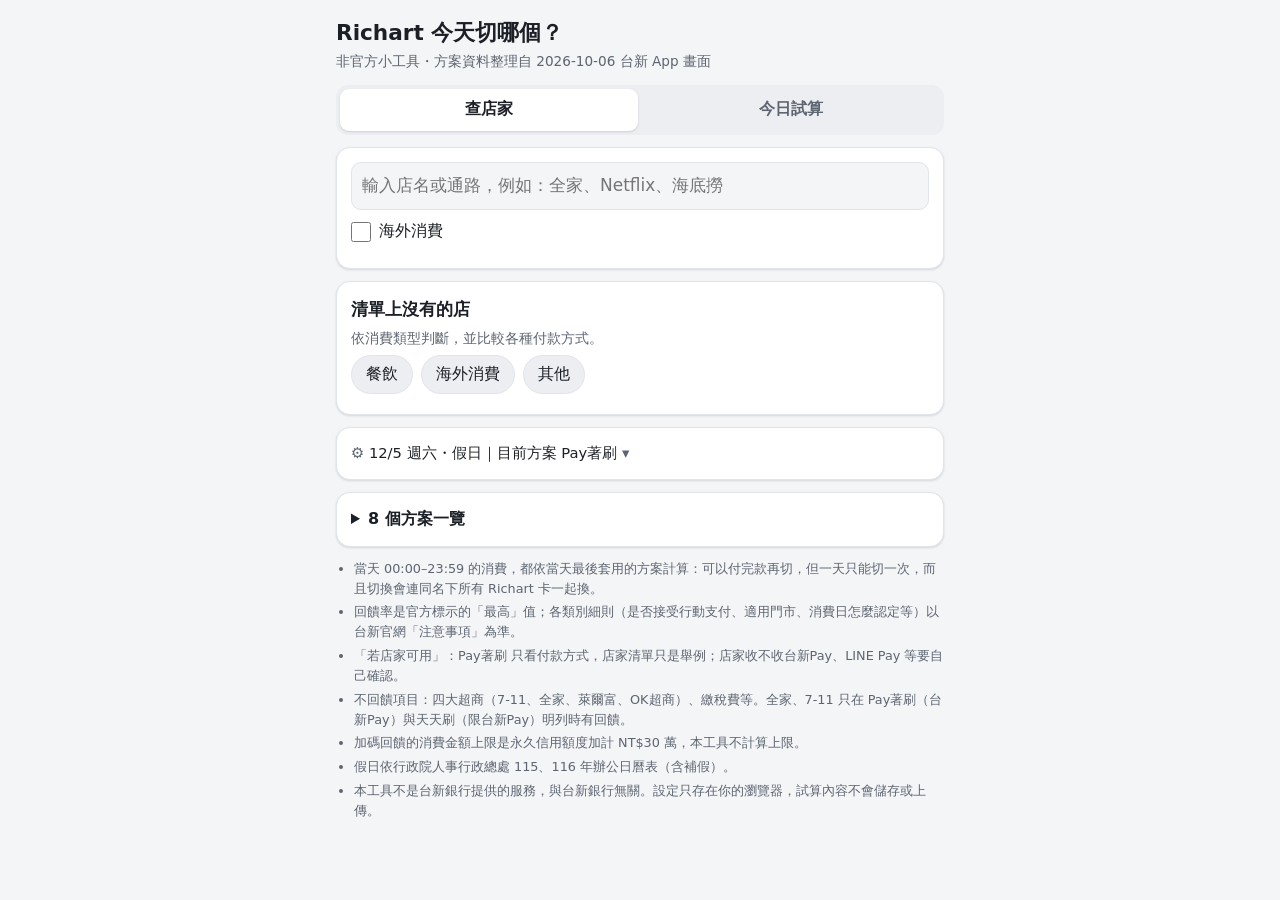
<file: index.html>
<!doctype html>
<html lang="zh-Hant-TW">
<head>
  <meta charset="utf-8">
  <meta name="viewport" content="width=device-width, initial-scale=1, viewport-fit=cover">
  <title>Richart 今天切哪個</title>
  <meta name="description" content="台新 Richart 卡 8 個回饋方案：輸入店家，查用什麼付款、切哪個方案最划算（非官方小工具）">
  <meta name="color-scheme" content="light dark">
  <meta name="theme-color" content="#f4f5f7" media="(prefers-color-scheme: light)">
  <meta name="theme-color" content="#131518" media="(prefers-color-scheme: dark)">
  <link rel="icon" href="data:image/svg+xml,%3Csvg xmlns='http://www.w3.org/2000/svg' viewBox='0 0 64 64'%3E%3Crect x='4' y='12' width='56' height='40' rx='7' fill='%232f5bd3'/%3E%3Crect x='4' y='21' width='56' height='8' fill='%23ffffff' opacity='.85'/%3E%3Crect x='11' y='38' width='18' height='6' rx='2' fill='%23ffffff' opacity='.85'/%3E%3C/svg%3E">
  <link rel="stylesheet" href="assets/css/style.css">
</head>
<body>
  <header class="top">
    <h1>Richart 今天切哪個？</h1>
    <p class="sub">非官方小工具・方案資料整理自 2026-10-06 台新 App 畫面</p>
  </header>

  <p id="appError" class="error" role="alert" hidden></p>

  <nav class="tabs" role="tablist" aria-label="功能">
    <button type="button" role="tab" id="tab-lookup" aria-selected="true" aria-controls="panel-lookup">查店家</button>
    <button type="button" role="tab" id="tab-calc" aria-selected="false" aria-controls="panel-calc">今日試算</button>
  </nav>

  <main>
    <section id="panel-lookup" role="tabpanel" aria-labelledby="tab-lookup">
      <div class="card">
        <label class="search">
          <span class="visually-hidden">店名或通路</span>
          <input type="search" id="q" placeholder="輸入店名或通路，例如：全家、Netflix、海底撈" autocomplete="off" enterkeyhint="search">
        </label>
        <label class="check">
          <input type="checkbox" id="lookupOverseas">
          <span>海外消費</span>
        </label>
        <p id="lookupMsg" class="hint" aria-live="polite"></p>
        <div id="candidates" class="chips"></div>
      </div>
      <div id="lookupResult"></div>

      <div class="card offlist" id="offlist">
        <h2>清單上沒有的店</h2>
        <p class="hint">依消費類型判斷，並比較各種付款方式。</p>
        <div class="chips" id="offlistKinds">
          <button type="button" class="chip" data-kind="dining" aria-pressed="false">餐飲</button>
          <button type="button" class="chip" data-kind="overseas" aria-pressed="false">海外消費</button>
          <button type="button" class="chip" data-kind="general" aria-pressed="false">其他</button>
        </div>
        <div id="offlistResult"></div>
      </div>
    </section>

    <section id="panel-calc" role="tabpanel" aria-labelledby="tab-calc" hidden>
      <form id="addForm" class="card add-form" autocomplete="off">
        <label class="field">
          <span>店家</span>
          <input type="text" id="calcStore" placeholder="輸入店名或通路" enterkeyhint="next">
        </label>
        <div id="suggest" class="chips suggest"></div>
        <div class="field-row">
          <label class="field">
            <span>金額 NT$</span>
            <input type="number" id="calcAmount" min="1" step="1" inputmode="numeric" placeholder="0">
          </label>
          <label class="field">
            <span>付款方式</span>
            <select id="calcPayment"></select>
          </label>
        </div>
        <div class="field-row">
          <label class="check">
            <input type="checkbox" id="calcOverseas">
            <span>海外</span>
          </label>
          <label class="check" id="calcDiningWrap" hidden>
            <input type="checkbox" id="calcDining">
            <span>餐飲（清單外的店）</span>
          </label>
          <button type="submit" class="primary">新增</button>
        </div>
      </form>
      <div class="card" id="itemsCard" hidden>
        <div class="items-head">
          <h2>今天的消費</h2>
          <button type="button" id="clearItems" class="link">全部清除</button>
        </div>
        <ul id="items" class="items"></ul>
      </div>
      <div id="calcResult"></div>
    </section>
  </main>

  <details class="card settings" id="settings">
    <summary id="settingsSummary">設定</summary>
    <div class="settings-body">
      <div class="field-row">
        <label class="field">
          <span>日期</span>
          <input type="date" id="date">
        </label>
        <label class="check holiday-check">
          <input type="checkbox" id="holiday">
          <span>假日</span>
        </label>
        <button type="button" id="todayBtn" class="link" hidden>回到今天</button>
      </div>
      <p id="holidayLabel" class="hint"></p>
      <label class="field">
        <span>目前方案（App 裡現在套用的方案）</span>
        <select id="currentPlan"></select>
      </label>
      <p id="currentPlanHint" class="hint warn-text"></p>
      <details class="advanced">
        <summary>進階設定</summary>
        <label class="field inline">
          <span>非指定通路的基本回饋</span>
          <input type="number" id="baseRate" min="0" max="5" step="0.1" inputmode="decimal">
          <span>%</span>
        </label>
        <p class="hint">截圖沒有列出基本回饋率，預設 0%。只用在沒有命中任何類別的消費（指定類別的回饋率視為已含基本回饋）；不回饋項目不適用。</p>
      </details>
    </div>
  </details>

  <footer>
    <details class="card plans-overview">
      <summary>8 個方案一覽</summary>
      <div id="planList"></div>
    </details>
    <ul class="notes">
      <li>當天 00:00–23:59 的消費，都依當天最後套用的方案計算：可以付完款再切，但一天只能切一次，而且切換會連同名下所有 Richart 卡一起換。</li>
      <li>回饋率是官方標示的「最高」值；各類別細則（是否接受行動支付、適用門市、消費日怎麼認定等）以台新官網「注意事項」為準。</li>
      <li>「若店家可用」：Pay著刷 只看付款方式，店家清單只是舉例；店家收不收台新Pay、LINE Pay 等要自己確認。</li>
      <li>不回饋項目：四大超商（7-11、全家、萊爾富、OK超商）、繳稅費等。全家、7-11 只在 Pay著刷（台新Pay）與天天刷（限台新Pay）明列時有回饋。</li>
      <li>加碼回饋的消費金額上限是永久信用額度加計 NT$30 萬，本工具不計算上限。</li>
      <li>假日依行政院人事行政總處 115、116 年辦公日曆表（含補假）。</li>
      <li>本工具不是台新銀行提供的服務，與台新銀行無關。設定只存在你的瀏覽器，試算內容不會儲存或上傳。</li>
    </ul>
  </footer>

  <script src="js/rules.js"></script>
  <script src="js/app.js"></script>
</body>
</html>
</file>
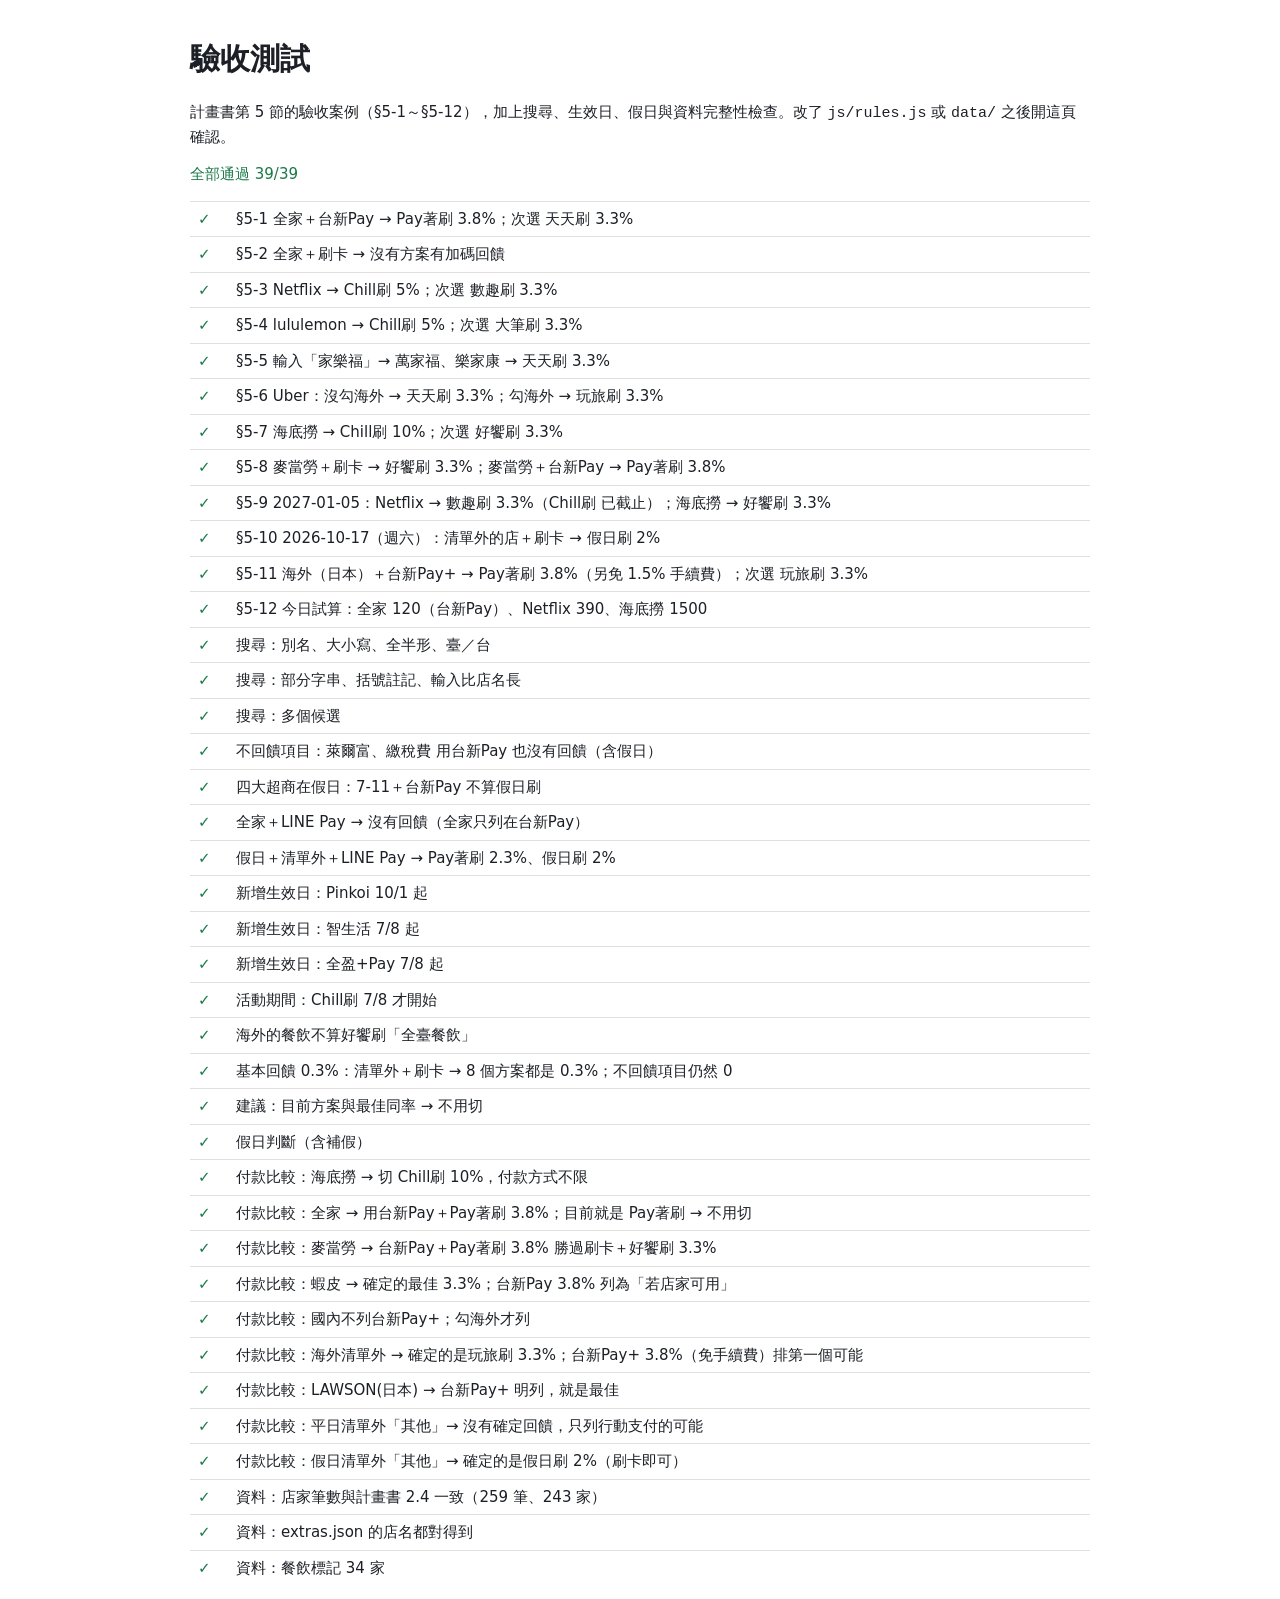
<file: test.html>
<!doctype html>
<html lang="zh-Hant-TW">
<head>
  <meta charset="utf-8">
  <meta name="viewport" content="width=device-width, initial-scale=1">
  <meta name="robots" content="noindex">
  <title>測試中…</title>
  <style>
    body { margin: 0 auto; max-width: 900px; padding: 16px; font: 15px/1.5 system-ui, "Microsoft JhengHei", sans-serif; background: #fff; color: #1c2026; }
    @media (prefers-color-scheme: dark) { body { background: #131518; color: #e7e9ec; } }
    table { width: 100%; border-collapse: collapse; }
    td { padding: 6px 8px; border-top: 1px solid #8884; vertical-align: top; }
    .pass { color: #1a7a48; } .fail { color: #c0362c; font-weight: 600; }
    .err { white-space: pre-wrap; color: #c0362c; font-size: 13px; }
  </style>
</head>
<body>
  <h1>驗收測試</h1>
  <p>計畫書第 5 節的驗收案例（§5-1～§5-12），加上搜尋、生效日、假日與資料完整性檢查。改了 <code>js/rules.js</code> 或 <code>data/</code> 之後開這頁確認。</p>
  <p id="summary">執行中…</p>
  <table id="results"></table>

  <script src="js/rules.js"></script>
  <script>
  (async () => {
    const R = window.RichartRules;
    const load = (u) => fetch(u, { cache: 'no-cache' }).then((r) => { if (!r.ok) throw new Error(`${u} ${r.status}`); return r.json(); });
    const [plans, extras, cal] = await Promise.all(['data/richart_plans.json', 'data/extras.json', 'data/holidays.json'].map(load));
    const idx = R.buildIndex(plans, extras);
    const CUR = 'Pay著刷';

    const cases = [];
    const test = (name, fn) => cases.push({ name, fn });
    const eq = (actual, expected) => {
      const a = JSON.stringify(actual), e = JSON.stringify(expected);
      if (a !== e) throw new Error(`得到 ${a}\n預期 ${e}`);
    };
    const ctxFor = (date, baseRate = 0) => ({ date, holiday: R.holidayInfo(cal, date).holiday, baseRate });
    const store = (name) => {
      const s = R.findStore(idx, name);
      if (!s) throw new Error(`找不到店家「${name}」`);
      return s;
    };
    // 回傳有回饋的方案 [[方案, 回饋率], …]，依建議順序
    const ranked = (storeName, { date = '2026-10-06', payment = '刷卡', overseas = false, kind = null, baseRate = 0 } = {}) => {
      const item = storeName
        ? { store: store(storeName), payment, overseas, dining: false }
        : { store: null, payment, overseas: overseas || kind === 'overseas', dining: kind === 'dining' };
      return R.rankPlans(idx, item, ctxFor(date, baseRate), CUR).filter((x) => x.r.rate > 0).map((x) => [x.plan.name, x.r.rate]);
    };
    const top = (q) => { const f = R.search(idx, q); return f.length ? f[0].store.name : null; };

    // ---- 計畫書第 5 節（基準 2026-10-06 週二、刷卡）----
    test('§5-1 全家＋台新Pay → Pay著刷 3.8%；次選 天天刷 3.3%', () =>
      eq(ranked('全家', { payment: '台新Pay' }), [['Pay著刷', 3.8], ['天天刷', 3.3]]));
    test('§5-2 全家＋刷卡 → 沒有方案有加碼回饋', () => eq(ranked('全家'), []));
    test('§5-3 Netflix → Chill刷 5%；次選 數趣刷 3.3%', () => eq(ranked('Netflix'), [['Chill刷', 5], ['數趣刷', 3.3]]));
    test('§5-4 lululemon → Chill刷 5%；次選 大筆刷 3.3%', () => eq(ranked('lululemon'), [['Chill刷', 5], ['大筆刷', 3.3]]));
    test('§5-5 輸入「家樂福」→ 萬家福、樂家康 → 天天刷 3.3%', () => {
      const hits = R.search(idx, '家樂福').filter((f) => f.score === 300).map((f) => f.store.name).sort();
      eq(hits, ['樂家康', '萬家福'].sort());
      hits.forEach((n) => eq(ranked(n), [['天天刷', 3.3]]));
    });
    test('§5-6 Uber：沒勾海外 → 天天刷 3.3%；勾海外 → 玩旅刷 3.3%', () => {
      eq(ranked('Uber'), [['天天刷', 3.3]]);
      eq(ranked('Uber', { overseas: true }), [['玩旅刷', 3.3]]);
    });
    test('§5-7 海底撈 → Chill刷 10%；次選 好饗刷 3.3%', () => eq(ranked('海底撈'), [['Chill刷', 10], ['好饗刷', 3.3]]));
    test('§5-8 麥當勞＋刷卡 → 好饗刷 3.3%；麥當勞＋台新Pay → Pay著刷 3.8%', () => {
      eq(ranked('麥當勞'), [['好饗刷', 3.3]]);
      eq(ranked('麥當勞', { payment: '台新Pay' })[0], ['Pay著刷', 3.8]);
    });
    test('§5-9 2027-01-05：Netflix → 數趣刷 3.3%（Chill刷 已截止）；海底撈 → 好饗刷 3.3%', () => {
      eq(ranked('Netflix', { date: '2027-01-05' }), [['數趣刷', 3.3]]);
      eq(ranked('海底撈', { date: '2027-01-05' }), [['好饗刷', 3.3]]);
    });
    test('§5-10 2026-10-17（週六）：清單外的店＋刷卡 → 假日刷 2%', () =>
      eq(ranked(null, { date: '2026-10-17', kind: 'general' }), [['假日刷', 2]]));
    test('§5-11 海外（日本）＋台新Pay+ → Pay著刷 3.8%（另免 1.5% 手續費）；次選 玩旅刷 3.3%', () => {
      eq(ranked(null, { kind: 'overseas', payment: '台新Pay+' }), [['Pay著刷', 3.8], ['玩旅刷', 3.3]]);
      const r = R.rateFor(idx, 0, { store: null, payment: '台新Pay+', overseas: true, dining: false }, ctxFor('2026-10-06'));
      if (!r.perk || !r.perk.includes('1.5%')) throw new Error('缺少「免 1.5% 國外交易手續費」');
    });
    test('§5-12 今日試算：全家 120（台新Pay）、Netflix 390、海底撈 1500', () => {
      const items = [
        { store: store('全家'), payment: '台新Pay', overseas: false, dining: false, amount: 120 },
        { store: store('Netflix'), payment: '刷卡', overseas: false, dining: false, amount: 390 },
        { store: store('海底撈'), payment: '刷卡', overseas: false, dining: false, amount: 1500 },
      ];
      const totals = R.calcDay(idx, items, ctxFor('2026-10-06'), CUR).map((t) => [t.plan.name, R.round1(t.total)]);
      eq(totals, [['Chill刷', 169.5], ['好饗刷', 49.5], ['數趣刷', 12.9], ['Pay著刷', 4.6], ['天天刷', 4],
        ['大筆刷', 0], ['玩旅刷', 0], ['假日刷', 0]]);
    });

    // ---- 搜尋 ----
    test('搜尋：別名、大小寫、全半形、臺／台', () => {
      eq(top('小七'), '7-11'); eq(top('711'), '7-11'); eq(top('7-ELEVEN'), '7-11'); eq(top('統一超商'), '7-11');
      eq(top('FamilyMart'), '全家'); eq(top('ｎｅｔｆｌｉｘ'), 'Netflix'); eq(top('NETFLIX'), 'Netflix');
      eq(top('台鐵'), '臺鐵'); eq(top('台中勤美'), '臺中勤美洲際酒店'); eq(top('Coupang'), '酷澎'); eq(top('PS5'), 'PlayStation');
      eq(top('Switch'), 'Nintendo'); eq(top('麥當當'), '麥當勞'); eq(top("McDonald's"), '麥當勞');
      eq(top('唐吉訶德'), '唐吉軻德'); eq(top('DON DON DONKI'), '唐吉軻德'); eq(top('Hi-Life'), '萊爾富');
    });
    test('搜尋：部分字串、括號註記、輸入比店名長', () => {
      eq(top('長榮'), '長榮航空'); eq(top('SKM'), '新光三越'); eq(top('skm pay'), '新光三越');
      eq(top('新光三越信義店'), '新光三越'); eq(top('誠品線上'), '誠品生活');
    });
    test('搜尋：多個候選', () => {
      eq(R.search(idx, 'SOGO').map((f) => f.store.name).sort(), ['廣三SOGO', '遠東SOGO'].sort());
      eq(R.search(idx, '三井').filter((f) => f.score === 300).length, 2);
      eq(R.search(idx, '這家店不存在XYZ').length, 0);
    });

    // ---- 規則細節 ----
    test('不回饋項目：萊爾富、繳稅費 用台新Pay 也沒有回饋（含假日）', () => {
      eq(ranked('萊爾富', { payment: '台新Pay' }), []);
      eq(ranked('繳稅費', { payment: '台新Pay', date: '2026-10-10' }), []);
    });
    test('四大超商在假日：7-11＋台新Pay 不算假日刷', () =>
      eq(ranked('7-11', { payment: '台新Pay', date: '2026-10-10' }), [['Pay著刷', 3.8], ['天天刷', 3.3]]));
    test('全家＋LINE Pay → 沒有回饋（全家只列在台新Pay）', () => eq(ranked('全家', { payment: 'LINE Pay' }), []));
    test('假日＋清單外＋LINE Pay → Pay著刷 2.3%、假日刷 2%', () =>
      eq(ranked(null, { kind: 'general', payment: 'LINE Pay', date: '2026-10-10' }), [['Pay著刷', 2.3], ['假日刷', 2]]));
    test('新增生效日：Pinkoi 10/1 起', () => {
      eq(ranked('Pinkoi', { date: '2026-09-30' }), []);
      eq(ranked('Pinkoi', { date: '2026-10-01' }), [['Chill刷', 5]]);
    });
    test('新增生效日：智生活 7/8 起', () => {
      eq(ranked('智生活', { date: '2026-07-07' }), []);
      eq(ranked('智生活', { date: '2026-07-08' }), [['天天刷', 3.3]]);
    });
    test('新增生效日：全盈+Pay 7/8 起', () => {
      eq(ranked(null, { kind: 'general', payment: '全盈+Pay', date: '2026-07-07' }), []);
      eq(ranked(null, { kind: 'general', payment: '全盈+Pay', date: '2026-07-08' }), [['Pay著刷', 2.3]]);
    });
    test('活動期間：Chill刷 7/8 才開始', () => eq(ranked('Netflix', { date: '2026-07-07' }), [['數趣刷', 3.3]]));
    test('海外的餐飲不算好饗刷「全臺餐飲」', () => eq(ranked(null, { kind: 'dining', overseas: true }), [['玩旅刷', 3.3]]));
    test('基本回饋 0.3%：清單外＋刷卡 → 8 個方案都是 0.3%；不回饋項目仍然 0', () => {
      const rows = ranked(null, { kind: 'general', baseRate: 0.3 });
      eq([rows.length, rows.every((r) => r[1] === 0.3)], [8, true]);
      eq(ranked('萊爾富', { baseRate: 0.3 }), []);
    });
    test('建議：目前方案與最佳同率 → 不用切', () => {
      const item = { store: store('蝦皮'), payment: '刷卡', overseas: false, dining: false }; // Chill刷、數趣刷 都 3.3%
      eq(R.advise(R.rankPlans(idx, item, ctxFor('2026-10-06'), '數趣刷'), '數趣刷').kind, 'stay');
      eq(R.advise(R.rankPlans(idx, item, ctxFor('2026-10-06'), 'Pay著刷'), 'Pay著刷').kind, 'switch');
    });
    test('假日判斷（含補假）', () => {
      const h = (d) => R.holidayInfo(cal, d).holiday;
      eq(['2026-10-06', '2026-10-09', '2026-10-10', '2026-10-17', '2026-02-16', '2027-01-05', '2027-04-06', '2027-12-31'].map(h),
        [false, true, true, true, true, false, true, true]);
    });

    // ---- 付款方式比較（查店家、清單外店家的結果）----
    const cmp = (storeName, { date = '2026-10-06', overseas = false, kind = null, current = CUR } = {}) => {
      const item = storeName
        ? { store: store(storeName), overseas, dining: false }
        : { store: null, overseas: overseas || kind === 'overseas', dining: kind === 'dining' };
      const c = R.comparePayments(idx, item, ctxFor(date), current);
      return {
        best: c.best ? [c.best.payment, c.best.top.plan.name, c.best.top.r.rate] : null,
        kind: c.kind, any: c.anyPayment, same: c.samePays,
        maybe: c.maybe.map((x) => [x.payment, x.top.plan.name, x.top.r.rate]),
        pays: c.byPayment.map((x) => x.payment),
      };
    };
    test('付款比較：海底撈 → 切 Chill刷 10%，付款方式不限', () => {
      const c = cmp('海底撈');
      eq([c.best, c.kind, c.any, c.maybe], [['刷卡', 'Chill刷', 10], 'switch', true, []]);
    });
    test('付款比較：全家 → 用台新Pay＋Pay著刷 3.8%；目前就是 Pay著刷 → 不用切', () => {
      const c = cmp('全家');
      eq([c.best, c.kind, c.same], [['台新Pay', 'Pay著刷', 3.8], 'stay', ['台新Pay']]);
    });
    test('付款比較：麥當勞 → 台新Pay＋Pay著刷 3.8% 勝過刷卡＋好饗刷 3.3%', () =>
      eq(cmp('麥當勞').best, ['台新Pay', 'Pay著刷', 3.8]));
    test('付款比較：蝦皮 → 確定的最佳 3.3%；台新Pay 3.8% 列為「若店家可用」', () => {
      const c = cmp('蝦皮');
      eq([c.best, c.maybe], [['刷卡', 'Chill刷', 3.3], [['台新Pay', 'Pay著刷', 3.8]]]);
    });
    test('付款比較：國內不列台新Pay+；勾海外才列', () => {
      eq(cmp('海底撈').pays, ['刷卡', '台新Pay', 'LINE Pay', '全盈+Pay']);
      eq(cmp(null, { kind: 'overseas' }).pays, ['刷卡', '台新Pay', '台新Pay+', 'LINE Pay', '全盈+Pay']);
    });
    test('付款比較：海外清單外 → 確定的是玩旅刷 3.3%；台新Pay+ 3.8%（免手續費）排第一個可能', () => {
      const c = cmp(null, { kind: 'overseas' });
      eq([c.best, c.maybe[0]], [['刷卡', '玩旅刷', 3.3], ['台新Pay+', 'Pay著刷', 3.8]]);
    });
    test('付款比較：LAWSON(日本) → 台新Pay+ 明列，就是最佳', () => eq(cmp('LAWSON').best, ['台新Pay+', 'Pay著刷', 3.8]));
    test('付款比較：平日清單外「其他」→ 沒有確定回饋，只列行動支付的可能', () => {
      const c = cmp(null, { kind: 'general' });
      eq([c.best, c.kind, c.maybe.map((m) => m[0])], [null, 'none', ['台新Pay', 'LINE Pay', '全盈+Pay']]);
    });
    test('付款比較：假日清單外「其他」→ 確定的是假日刷 2%（刷卡即可）', () => {
      const c = cmp(null, { kind: 'general', date: '2026-10-17' });
      eq([c.best, c.kind], [['刷卡', '假日刷', 2], 'switch']);
    });

    // ---- 資料完整性 ----
    test('資料：店家筆數與計畫書 2.4 一致（259 筆、243 家）', () => {
      const entries = plans.plans.reduce((n, p) => n + p.channels.reduce((m, ch) => m + (ch.stores || []).length, 0), 0);
      const unique = new Set(plans.plans.flatMap((p) => p.channels.flatMap((ch) => (ch.stores || []).map(R.stripNote)))).size;
      const indexed = [...idx.stores.values()].filter((s) => s.hits.length).length; // 正規化沒有誤併不同店家
      eq([entries, unique, indexed], [259, 243, 243]);
    });
    test('資料：extras.json 的店名都對得到', () => eq(idx.problems, []));
    test('資料：餐飲標記 34 家', () => eq([...idx.stores.values()].filter((s) => s.dining).length, 34));

    // ---- 執行 ----
    const rows = [];
    let fail = 0;
    for (const c of cases) {
      try {
        c.fn();
        rows.push(`<tr><td class="pass">✓</td><td>${c.name}</td></tr>`);
      } catch (e) {
        fail++;
        const msg = String(e.message).replace(/[&<>]/g, (ch) => ({ '&': '&amp;', '<': '&lt;', '>': '&gt;' }[ch]));
        rows.push(`<tr><td class="fail">✗</td><td>${c.name}<div class="err">${msg}</div></td></tr>`);
      }
    }
    document.getElementById('results').innerHTML = rows.join('');
    const pass = cases.length - fail;
    document.getElementById('summary').innerHTML = fail
      ? `<span class="fail">失敗 ${fail} 項</span>（通過 ${pass}/${cases.length}）`
      : `<span class="pass">全部通過 ${pass}/${cases.length}</span>`;
    document.title = fail ? `FAIL ${fail}/${cases.length}` : `PASS ${pass}/${cases.length}`;
    window.testSummary = { total: cases.length, pass, fail };
  })().catch((e) => {
    document.getElementById('summary').textContent = `測試頁本身出錯：${e.message}`;
    document.title = 'ERROR';
    window.testSummary = { error: String(e.message) };
  });
  </script>
</body>
</html>
</file>
<file: assets/css/style.css>
:root {
  --bg: #f4f5f7;
  --card: #ffffff;
  --text: #1c2026;
  --muted: #5d6571;
  --line: #e1e4e9;
  --accent: #2f5bd3;
  --on-accent: #ffffff;
  --accent-soft: #e7edfc;
  --good: #1a7a48;
  --good-soft: #e2f3e9;
  --warn: #8f5500;
  --warn-soft: #fcf0da;
  --bad: #b42318;
  --chip: #eceef2;
  --radius: 14px;
  --shadow: 0 1px 2px rgba(16, 24, 40, 0.06), 0 1px 3px rgba(16, 24, 40, 0.08);
  color-scheme: light;
}

@media (prefers-color-scheme: dark) {
  :root {
    --bg: #131518;
    --card: #1c1f24;
    --text: #e7e9ec;
    --muted: #9ba3ae;
    --line: #2c3139;
    --accent: #86a8ff;
    --on-accent: #0e1630;
    --accent-soft: #222e4d;
    --good: #62d095;
    --good-soft: #193024;
    --warn: #f0b35a;
    --warn-soft: #382a13;
    --bad: #ff8a80;
    --chip: #282c33;
    --shadow: none;
    color-scheme: dark;
  }
}

* { box-sizing: border-box; }

[hidden] { display: none !important; }

html { -webkit-text-size-adjust: 100%; }

body {
  margin: 0 auto;
  max-width: 640px;
  padding: 12px 16px calc(32px + env(safe-area-inset-bottom));
  background: var(--bg);
  color: var(--text);
  font: 16px/1.55 system-ui, -apple-system, "Segoe UI", "PingFang TC", "Noto Sans TC", "Microsoft JhengHei", sans-serif;
}

h1 { font-size: 1.35rem; margin: 4px 0 2px; }
h2 { font-size: 1.08rem; margin: 0 0 6px; }

.sub { margin: 0 0 12px; color: var(--muted); font-size: 0.85rem; }

.card {
  background: var(--card);
  border: 1px solid var(--line);
  border-radius: var(--radius);
  padding: 14px;
  margin: 0 0 12px;
  box-shadow: var(--shadow);
}

/* ---- 表單 ---- */

.field-row { display: flex; flex-wrap: wrap; gap: 10px 12px; align-items: flex-end; }
.field { display: flex; flex-direction: column; gap: 4px; flex: 1 1 140px; min-width: 0; font-size: 0.85rem; color: var(--muted); }
.field.inline { flex-direction: row; flex-wrap: wrap; align-items: center; gap: 8px; color: var(--text); }

input, select, button { font: inherit; color: inherit; }

input[type="date"], input[type="number"], input[type="text"], input[type="search"], select {
  width: 100%;
  min-height: 44px;
  padding: 8px 10px;
  border: 1px solid var(--line);
  border-radius: 10px;
  background: var(--bg);
  color: var(--text);
  font-size: 16px; /* 小於 16px 時 iOS 聚焦會自動放大 */
}

.field.inline input { width: 5.5em; }
.search input { min-height: 48px; font-size: 17px; }

input:focus-visible, select:focus-visible, button:focus-visible, summary:focus-visible {
  outline: 2px solid var(--accent);
  outline-offset: 2px;
}

.check { display: inline-flex; align-items: center; gap: 8px; min-height: 44px; cursor: pointer; }
.check input { width: 20px; height: 20px; margin: 0; accent-color: var(--accent); }

.hint { margin: 6px 0; color: var(--muted); font-size: 0.85rem; }
.hint:empty { display: none; }
.warn-text { color: var(--warn); }
.center { text-align: center; }
.muted { color: var(--muted); }

.link {
  padding: 8px 4px;
  border: 0;
  background: none;
  color: var(--accent);
  text-decoration: underline;
  text-underline-offset: 3px;
  cursor: pointer;
}

.primary {
  min-height: 44px;
  margin-left: auto;
  padding: 8px 22px;
  border: 0;
  border-radius: 10px;
  background: var(--accent);
  color: var(--on-accent);
  font-weight: 600;
  cursor: pointer;
}

.advanced { margin-top: 4px; }
.advanced summary { color: var(--muted); font-size: 0.9rem; cursor: pointer; }

.visually-hidden {
  position: absolute;
  width: 1px;
  height: 1px;
  overflow: hidden;
  clip: rect(0 0 0 0);
  white-space: nowrap;
}

.error { padding: 10px 12px; border-radius: 10px; background: var(--warn-soft); color: var(--bad); }

/* ---- 分頁 ---- */

.tabs { display: flex; gap: 4px; margin: 0 0 12px; padding: 4px; border-radius: 12px; background: var(--chip); }
.tabs [role="tab"] {
  flex: 1;
  min-height: 42px;
  border: 0;
  border-radius: 9px;
  background: transparent;
  color: var(--muted);
  font-weight: 600;
  cursor: pointer;
}
.tabs [role="tab"][aria-selected="true"] { background: var(--card); color: var(--text); box-shadow: var(--shadow); }

/* ---- 標籤按鈕 ---- */

.chips { display: flex; flex-wrap: wrap; gap: 8px; margin: 6px 0; }
.chips:empty { display: none; }
.chip {
  min-height: 38px;
  padding: 6px 14px;
  border: 1px solid var(--line);
  border-radius: 999px;
  background: var(--chip);
  color: var(--text);
  cursor: pointer;
}
.chip[aria-pressed="true"] { border-color: var(--accent); background: var(--accent); color: var(--on-accent); }

/* ---- 結果 ---- */

.result-head { display: flex; flex-wrap: wrap; align-items: baseline; gap: 4px 10px; }
.result-head h2 { margin: 0; font-size: 1.2rem; }

.advice { margin: 8px 0 10px; padding: 10px 12px; border-radius: 10px; font-weight: 600; }
.advice small { display: block; margin-top: 2px; color: var(--muted); font-weight: 400; }
.advice.switch { background: var(--accent-soft); }
.advice.switch strong { color: var(--accent); }
.advice.stay { background: var(--good-soft); color: var(--good); }
.advice.none { background: var(--chip); color: var(--muted); }

.note-warn { margin: 8px 0; padding: 8px 10px; border-radius: 10px; background: var(--warn-soft); color: var(--warn); font-size: 0.9rem; }

.best { padding: 12px; border: 1px solid var(--line); border-radius: 12px; }
.best-top { display: flex; align-items: baseline; justify-content: space-between; gap: 8px; }
.best .plan { font-size: 1.15rem; font-weight: 700; }
.best .rate { color: var(--accent); font-size: 1.9rem; font-weight: 800; font-variant-numeric: tabular-nums; }
.facts { margin: 4px 0 8px; padding: 0; list-style: none; color: var(--muted); font-size: 0.9rem; }

.badge {
  display: inline-block;
  padding: 2px 8px;
  border-radius: 999px;
  background: var(--chip);
  color: var(--muted);
  font-size: 0.78rem;
  font-weight: 600;
  white-space: nowrap;
}
.badge.good { background: var(--good-soft); color: var(--good); }

.best-label { color: var(--muted); font-size: 0.8rem; font-weight: 600; }

.tip { margin: -4px 0 10px; color: var(--muted); font-size: 0.82rem; }
.link.small { padding: 0 2px; font-size: 0.82rem; }

.maybe { margin: 0 0 10px; padding: 8px 10px; border: 1px dashed var(--line); border-radius: 10px; font-size: 0.9rem; }
.maybe-head { color: var(--muted); font-size: 0.85rem; }
.maybe ul { margin: 4px 0 0; padding-left: 18px; }

.sub-head { margin: 14px 0 4px; color: var(--muted); font-size: 0.9rem; }

.pays { margin: 0; padding: 0; list-style: none; }
.pays li {
  display: grid;
  grid-template-columns: 5.5em 1fr auto;
  grid-template-areas: "pay plan rate" ". cond cond";
  column-gap: 10px;
  align-items: baseline;
  padding: 7px 6px;
  border-top: 1px solid var(--line);
}
.pays li.hit { border-radius: 8px; background: var(--accent-soft); }
.pays .pay { grid-area: pay; color: var(--muted); }
.pays .plan { grid-area: plan; font-weight: 600; }
.pays .rate { grid-area: rate; font-weight: 700; font-variant-numeric: tabular-nums; }
.pays .muted { grid-column: 2 / 4; }
.pays .cond { grid-area: cond; color: var(--warn); font-size: 0.8rem; }

details.na { margin-top: 10px; font-size: 0.88rem; }
details.na summary { color: var(--muted); cursor: pointer; }
.by-plan { margin: 6px 0 0; padding: 0; list-style: none; }
.by-plan li { display: grid; grid-template-columns: 4.5em 1fr; column-gap: 8px; padding: 3px 0; }
.by-plan .plan { font-weight: 600; }

.fine { margin: 10px 0 0; color: var(--muted); font-size: 0.78rem; }

/* ---- 今日試算 ---- */

.add-form { display: grid; gap: 8px; }
.suggest { margin: 0; }

.items-head { display: flex; align-items: center; justify-content: space-between; }
.items-head h2 { margin: 0; }
.items { margin: 6px 0 0; padding: 0; list-style: none; }
.items li {
  display: grid;
  grid-template-columns: 1fr auto auto;
  grid-template-areas: "name amt del" "meta meta del";
  column-gap: 10px;
  align-items: center;
  padding: 8px 0;
  border-top: 1px solid var(--line);
}
.items .name { grid-area: name; font-weight: 600; }
.items .amt { grid-area: amt; font-variant-numeric: tabular-nums; }
.items .muted { grid-area: meta; font-size: 0.82rem; }
.items .link { grid-area: del; }

.totals { margin: 0; padding: 0; list-style: none; }
.totals > li { border-top: 1px solid var(--line); }
.totals summary {
  display: flex;
  flex-wrap: wrap;
  align-items: center;
  gap: 4px 8px;
  padding: 10px 0;
  list-style: none;
  cursor: pointer;
}
.totals summary::-webkit-details-marker { display: none; }
.totals summary::before { content: "▸"; color: var(--muted); transition: transform 0.15s; }
.totals details[open] summary::before { transform: rotate(90deg); }
.totals .plan { font-weight: 600; }
.totals .sum { margin-left: auto; font-weight: 700; font-variant-numeric: tabular-nums; }
.totals li.top .sum { color: var(--accent); }

.lines { margin: 0 0 10px; padding: 0 0 0 18px; list-style: none; font-size: 0.86rem; }
.lines li { display: grid; grid-template-columns: 1fr auto; grid-template-areas: "name amt" "meta meta"; column-gap: 10px; padding: 4px 0; }
.lines .name { grid-area: name; }
.lines .amt { grid-area: amt; font-variant-numeric: tabular-nums; }
.lines .muted { grid-area: meta; }

/* ---- 設定（收在最下面） ---- */

.settings > summary { list-style: none; font-size: 0.92rem; cursor: pointer; }
.settings > summary::-webkit-details-marker { display: none; }
.settings > summary::after { content: " ▾"; color: var(--muted); }
.settings[open] > summary::after { content: " ▴"; }
.settings .gear { color: var(--muted); }
.settings-body { display: grid; gap: 6px; margin-top: 10px; }

/* ---- 方案一覽、頁尾 ---- */

.plans-overview > summary { font-weight: 600; cursor: pointer; }
.plan-card { padding: 8px 0; border-top: 1px solid var(--line); }
.plan-card:first-child { margin-top: 8px; }
.plan-card summary { display: flex; flex-wrap: wrap; align-items: center; gap: 4px 10px; cursor: pointer; }
.plan-card .plan { font-weight: 700; }
.plan-card .rate { color: var(--accent); font-weight: 600; }
.plan-card p { margin: 6px 0; font-size: 0.88rem; }
.channels { margin: 6px 0 0; padding-left: 18px; font-size: 0.88rem; }
.channels li { margin: 8px 0; }
.ch-name { font-weight: 600; }

footer .notes { margin: 8px 0 0; padding-left: 18px; color: var(--muted); font-size: 0.8rem; }
footer .notes li { margin: 4px 0; }
</file>
